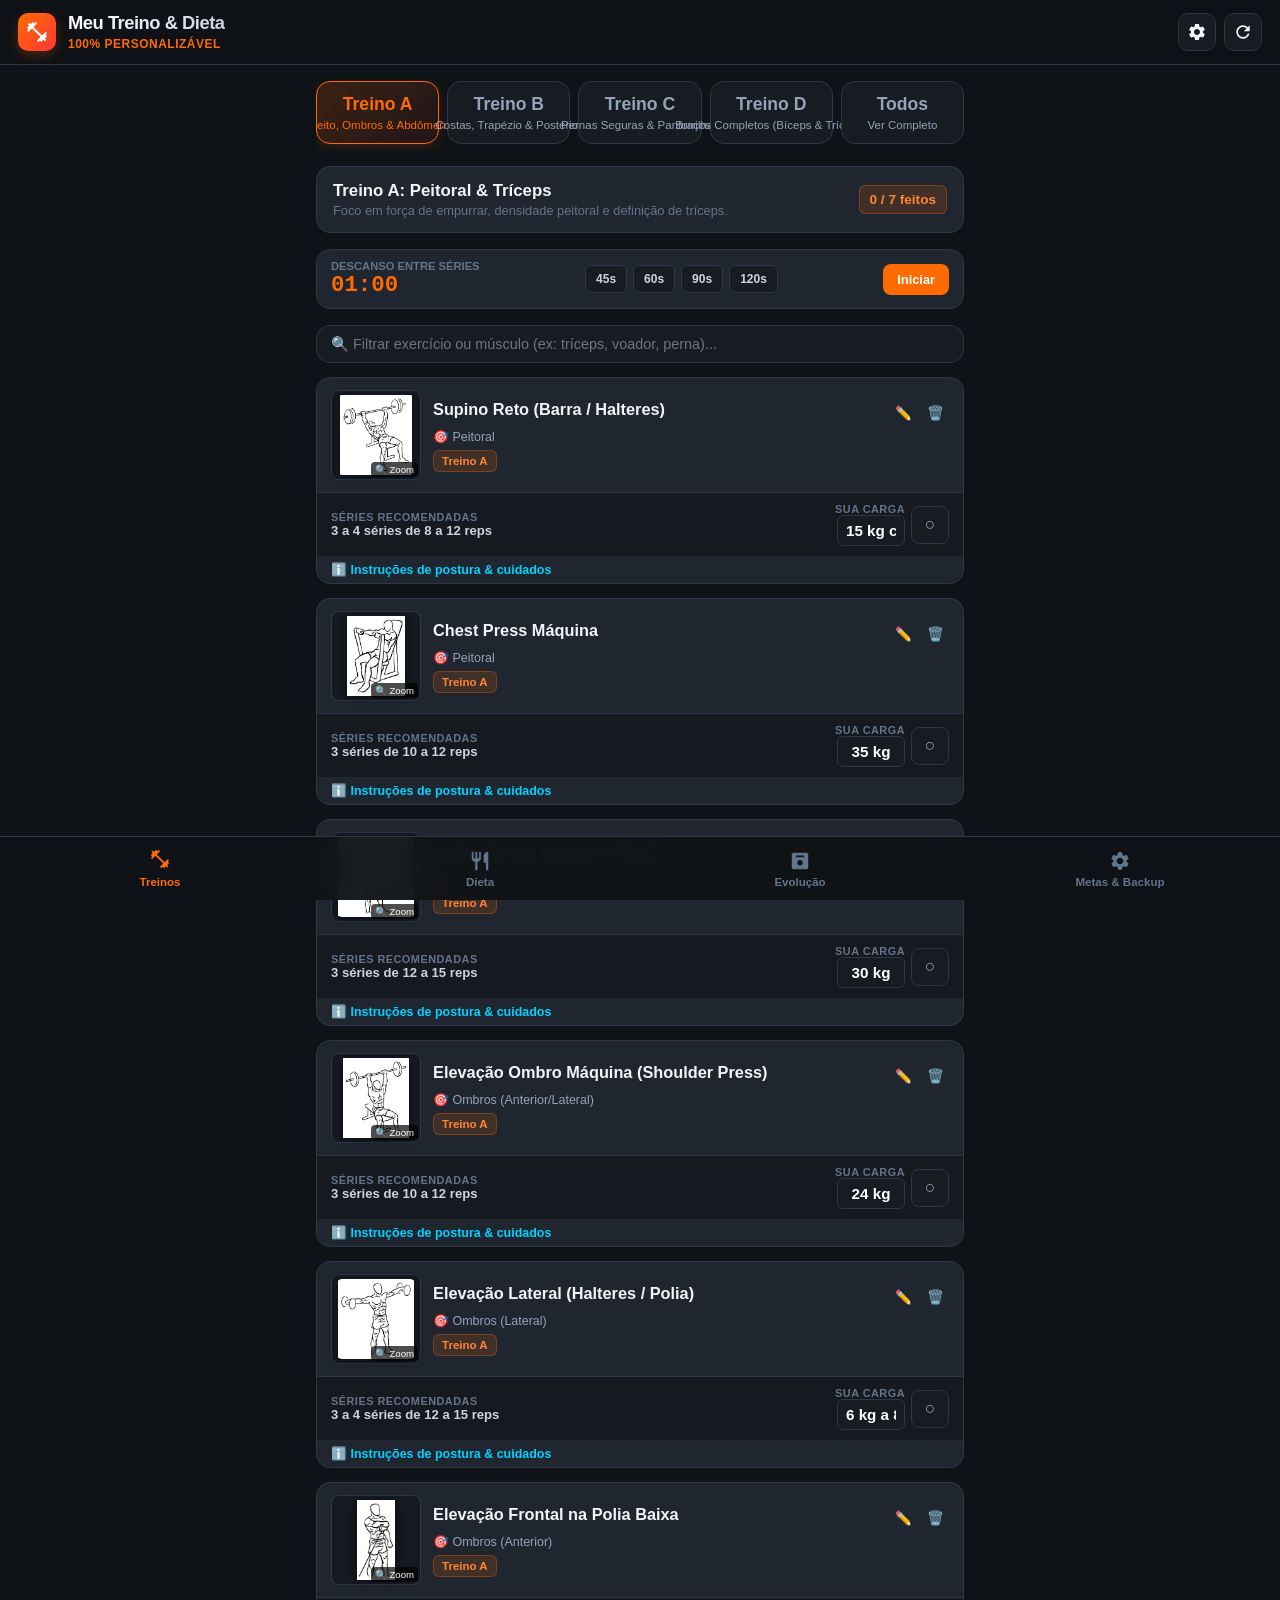
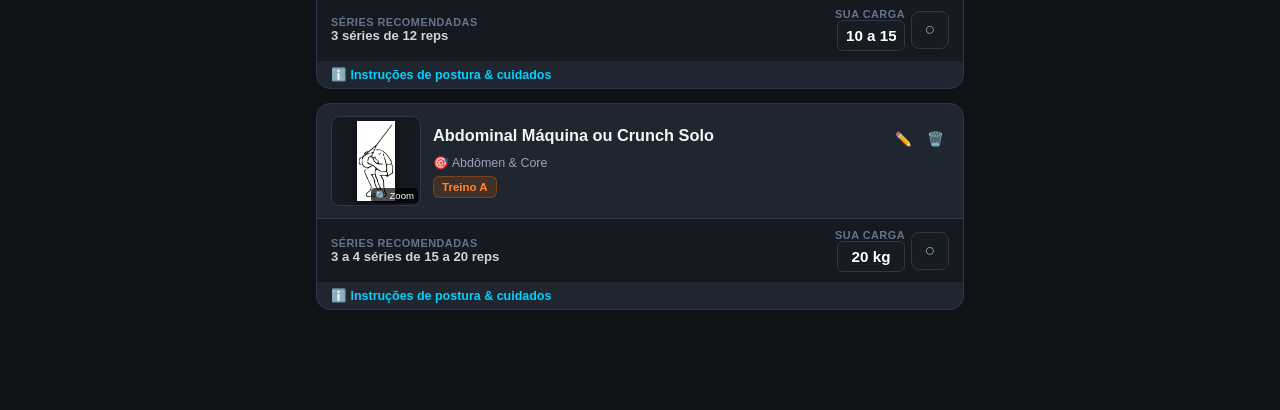
<file: index.html>
<!DOCTYPE html>
<html lang="pt-BR">
<head>
  <meta charset="UTF-8">
  <meta name="viewport" content="width=device-width, initial-scale=1.0, maximum-scale=1.0, user-scalable=no">
  <title>Meu Treino & Dieta - Personalizável</title>
  
  <link rel="manifest" href="manifest.json">
  <meta name="theme-color" content="#0F1216">
  <meta name="mobile-web-app-capable" content="yes">
  <meta name="apple-mobile-web-app-status-bar-style" content="black-translucent">
  <link rel="icon" type="image/svg+xml" href="icon.svg">
  
  <link rel="stylesheet" href="style.css?v=7">
</head>
<body>

  <!-- Top Header Fixo -->
  <header class="app-header">
    <div class="brand">
      <div class="brand-icon" style="width:38px;height:38px;min-width:38px;max-width:38px;overflow:hidden;">
        <svg width="24" height="24" viewBox="0 0 24 24" style="width:24px;height:24px;min-width:24px;fill:white;"><path d="M20.57 14.86L22 13.43L20.57 12L17 15.57L8.43 7L12 3.43L10.57 2L9.14 3.43L7.71 2L5.57 4.14L4.14 2.71L2.71 4.14L4.14 5.57L2 7.71L3.43 9.14L2 10.57L3.43 12L7 8.43L15.57 17L12 20.57L13.43 22L14.86 20.57L16.29 22L18.43 19.86L19.86 21.29L21.29 19.86L19.86 18.43L22 16.29L20.57 14.86Z"/></svg>
      </div>
      <div class="brand-title">
        <h1>Meu Treino & Dieta</h1>
        <span>100% Personalizável</span>
      </div>
    </div>
    <div class="header-actions">
      <button class="btn-icon" onclick="openGoalsModal()" title="Personalizar minhas metas e objetivos">
        <svg width="20" height="20" viewBox="0 0 24 24" fill="currentColor"><path d="M19.14 12.94c.04-.3.06-.61.06-.94 0-.32-.02-.64-.07-.94l2.03-1.58c.18-.14.23-.41.12-.61l-1.92-3.32c-.12-.22-.37-.29-.59-.22l-2.39.96c-.5-.38-1.03-.7-1.62-.94l-.36-2.54c-.04-.24-.24-.41-.48-.41h-3.84c-.24 0-.43.17-.47.41l-.36 2.54c-.59.24-1.13.57-1.62.94l-2.39-.96c-.22-.08-.47 0-.59.22L2.74 8.87c-.12.21-.08.47.12.61l2.03 1.58c-.05.3-.09.63-.09.94s.02.64.07.94l-2.03 1.58c-.18.14-.23.41-.12.61l1.92 3.32c.12.22.37.29.59.22l2.39-.96c.5.38 1.03.7 1.62.94l.36 2.54c.05.24.24.41.48.41h3.84c.24 0 .44-.17.47-.41l.36-2.54c.59-.24 1.13-.56 1.62-.94l2.39.96c.22.08.47 0 .59-.22l1.92-3.32c.12-.22.07-.47-.12-.61l-2.01-1.58zM12 15.6c-1.98 0-3.6-1.62-3.6-3.6s1.62-3.6 3.6-3.6 3.6 1.62 3.6 3.6-1.62 3.6-3.6 3.6z"/></svg>
      </button>
      <button class="btn-icon" onclick="resetWorkoutCheckmarks()" title="Reiniciar checklist de exercícios de hoje">
        <svg width="20" height="20" viewBox="0 0 24 24" fill="currentColor"><path d="M17.65 6.35C16.2 4.9 14.21 4 12 4c-4.42 0-7.99 3.58-7.99 8s3.57 8 7.99 8c3.73 0 6.84-2.55 7.73-6h-2.08c-.82 2.33-3.04 4-5.65 4-3.31 0-6-2.69-6-6s2.69-6 6-6c1.66 0 3.14.69 4.22 1.78L13 11h7V4l-2.35 2.35z"/></svg>
      </button>
    </div>
  </header>

  <main class="main-content">

    <!-- ========================================== -->
    <!-- VIEW 1: TREINOS                            -->
    <!-- ========================================== -->
    <section id="view-workouts" class="view-section active">
      
            <!-- Seletor de Treinos (A, B, C, D, Todos) -->
      <div class="workout-selector">
        <button class="workout-tab-btn active" data-category="A" onclick="switchWorkoutTab('A')">
          <span class="tab-tag">Treino A</span>
          <span class="tab-desc">Peito, Ombros & Abdômen</span>
        </button>
        <button class="workout-tab-btn" data-category="B" onclick="switchWorkoutTab('B')">
          <span class="tab-tag">Treino B</span>
          <span class="tab-desc">Costas, Trapézio & Posterior</span>
        </button>
        <button class="workout-tab-btn" data-category="C" onclick="switchWorkoutTab('C')">
          <span class="tab-tag">Treino C</span>
          <span class="tab-desc">Pernas Seguras & Panturrilhas</span>
        </button>
        <button class="workout-tab-btn" data-category="D" onclick="switchWorkoutTab('D')">
          <span class="tab-tag">Treino D</span>
          <span class="tab-desc">Braços Completos (Bíceps & Tríceps)</span>
        </button>
        <button class="workout-tab-btn" data-category="ALL" onclick="switchWorkoutTab('ALL')">
          <span class="tab-tag">Todos</span>
          <span class="tab-desc">Ver Completo</span>
        </button>
      </div>

      <!-- Resumo do Treino Selecionado -->
      <div class="workout-summary-card" id="workout-summary-content"></div>

      <!-- Cronômetro Rápido de Descanso -->
      <div class="quick-timer-bar">
        <div>
          <span style="font-size:0.7rem; color:var(--text-muted); font-weight:700; display:block;">DESCANSO ENTRE SÉRIES</span>
          <div class="timer-display" id="timer-display-val">01:00</div>
        </div>
        <div class="timer-presets">
          <button class="timer-preset-btn" onclick="setTimerPreset(45)">45s</button>
          <button class="timer-preset-btn" onclick="setTimerPreset(60)">60s</button>
          <button class="timer-preset-btn" onclick="setTimerPreset(90)">90s</button>
          <button class="timer-preset-btn" onclick="setTimerPreset(120)">120s</button>
        </div>
        <button class="timer-btn-action" id="timer-toggle-btn" onclick="toggleTimer()">Iniciar</button>
      </div>

      <!-- Filtro de Busca -->
      <div class="search-filter-box">
        <input type="text" id="search-input" class="search-input" placeholder="🔍 Filtrar exercício ou músculo (ex: tríceps, voador, perna)..." oninput="renderExerciseList()">
      </div>

      <!-- Lista de Exercícios -->
      <div class="exercise-list" id="exercise-list-container"></div>
    </section>

    <!-- ========================================== -->
    <!-- VIEW 2: DIETA & NUTRIÇÃO                   -->
    <!-- ========================================== -->
    <section id="view-nutrition" class="view-section">
      <div class="nutrition-header">
        <div style="display:flex; justify-content:space-between; align-items:center;">
          <div>
            <h2 style="font-size:1.25rem; font-weight:800;">Plano Alimentar Personalizado</h2>
            <p style="font-size:0.8rem; color:var(--text-secondary); margin-top:2px;">
              Ajustado conforme suas metas de calorias e macros
            </p>
          </div>
          <button class="btn-card-small" style="background:var(--bg-secondary); color:#fff; width:34px; height:34px;" onclick="openGoalsModal()" title="Editar metas de macros">⚙️</button>
        </div>

        <div class="macro-ring-container">
          <div class="macro-box calories">
            <div class="macro-name">Calorias</div>
            <div class="macro-val" id="macro-calories-val">2.650</div>
          </div>
          <div class="macro-box protein">
            <div class="macro-name">Proteína</div>
            <div class="macro-val" id="macro-protein-val">145g</div>
          </div>
          <div class="macro-box carbs">
            <div class="macro-name">Carboidratos</div>
            <div class="macro-val" id="macro-carbs-val">330g</div>
          </div>
          <div class="macro-box fats">
            <div class="macro-name">Gorduras</div>
            <div class="macro-val" id="macro-fats-val">65g</div>
          </div>
        </div>
      </div>

      <!-- Contador de Água Interativo -->
      <div class="water-card">
        <div class="water-info">
          <h4>💧 Hidratação Diária</h4>
          <p id="water-count">0 ml / 3.000 ml</p>
        </div>
        <div class="water-controls">
          <button class="btn-water" onclick="addWater(250)" title="Adicionar 250ml">+250ml</button>
          <button class="btn-water" onclick="addWater(500)" title="Adicionar 500ml">+500ml</button>
          <button class="btn-icon" style="height:34px; width:34px;" onclick="resetWater()" title="Zerar água do dia">↺</button>
        </div>
      </div>

      <!-- Refeições Diárias -->
      <div id="nutrition-meals-container"></div>
    </section>

    <!-- ========================================== -->
    <!-- VIEW 3: EVOLUÇÃO E METAS DE PESO           -->
    <!-- ========================================== -->
    <section id="view-progress" class="view-section">
      <div class="progress-card">
        <div style="display:flex; justify-content:space-between; align-items:center;">
          <h2 style="font-size:1.2rem; font-weight:800;">Evolução de Peso Corporal</h2>
          <button class="btn-secondary-action" style="padding:6px 10px; font-size:0.75rem;" onclick="openGoalsModal()">
            ð¯ Alterar Metas
          </button>
        </div>
        <p style="font-size:0.8rem; color:var(--text-secondary); margin-top:4px;">
          Foco em ganho limpo e definição muscular constante.
        </p>

        <div style="display:flex; justify-content:space-between; align-items:baseline; margin-top:16px;">
          <div>
            <span style="font-size:0.75rem; color:var(--text-muted);">PESO INICIAL</span>
            <div style="font-size:1.1rem; font-weight:700;" id="start-weight-val">69.0 kg</div>
          </div>
          <div style="text-align:center;">
            <span style="font-size:0.75rem; color:var(--accent-primary); font-weight:700;">PESO ATUAL</span>
            <div style="font-size:1.6rem; font-weight:900; color:var(--accent-primary);" id="current-weight-val">69.0 kg</div>
          </div>
          <div style="text-align:right;">
            <span style="font-size:0.75rem; color:var(--text-muted);">SUA META</span>
            <div style="font-size:1.1rem; font-weight:700;" id="target-weight-val">75.0 kg</div>
          </div>
        </div>

        <div class="progress-bar-wrap">
          <div class="progress-bar-fill" id="weight-progress-fill" style="width: 5%;"></div>
        </div>
        <div style="font-size:0.75rem; color:var(--text-muted); text-align:right;" id="weight-percent-text">
          0% concluído
        </div>

        <div style="margin-top:20px; border-top:1px solid var(--border-color); padding-top:14px;">
          <h4 style="font-size:0.9rem; margin-bottom:8px;">Registrar Nova Pesagem</h4>
          <div class="weight-inputs">
            <input type="number" step="0.1" id="new-weight-input" placeholder="Ex: 69.8">
            <button class="btn-add-weight" onclick="addNewWeight()">Salvar Peso</button>
          </div>
        </div>

        <div style="margin-top:20px;">
          <h4 style="font-size:0.85rem; color:var(--text-muted); text-transform:uppercase;">Histórico de Pesagens</h4>
          <div class="weight-history-list" id="weight-history-list"></div>
        </div>
      </div>
    </section>

    <!-- ========================================== -->
    <!-- VIEW 4: PERFIL, METAS & BACKUP             -->
    <!-- ========================================== -->
    <section id="view-settings" class="view-section">
      <div class="progress-card">
        <h2 style="font-size:1.25rem; font-weight:800; color:var(--accent-primary); margin-bottom:6px;">Personalização & Backup</h2>
        <p style="font-size:0.82rem; color:var(--text-secondary); margin-bottom:16px;">
          Personalize todos os seus objetivos e faça backup dos seus dados para nunca perder nada.
        </p>

        <div class="settings-section-card">
          <div class="settings-section-title">🎯 Ajustar Meus Objetivos e Metas</div>
          <p style="font-size:0.82rem; color:#CBD5E1; margin-bottom:12px; line-height:1.4;">
            Você pode alterar o peso alvo (ex: subir a meta para 78kg ou ajustar calorias e macros quando o nutricionista passar novas orientações).
          </p>
          <button class="btn-primary-action" onclick="openGoalsModal()">
            Editar Minhas Metas & Perfil
          </button>
        </div>

        <div class="settings-section-card">
          <div class="settings-section-title">💾 Backup dos Seus Treinos e Histórico</div>
          <p style="font-size:0.82rem; color:#CBD5E1; margin-bottom:12px; line-height:1.4;">
            Salve todos os seus exercícios customizados, histórico de pesos e cargas em um arquivo de backup para restaurar quando quiser.
          </p>
          <div style="display:flex; gap:8px;">
            <button class="btn-secondary-action" style="flex:1;" onclick="exportBackup()">
              â¬ï¸ Baixar Backup
            </button>
            <button class="btn-secondary-action" style="flex:1;" onclick="triggerImportBackup()">
              â¬ï¸ Restaurar Backup
            </button>
            <input type="file" id="backup-file-input" style="display:none;" accept=".json" onchange="handleImportBackup(event)">
          </div>
        </div>

                <div class="settings-section-card">
          <div class="settings-section-title">ð Restaurar Treino Oficial (4 Dias)</div>
          <p style="font-size:0.82rem; color:#CBD5E1; margin-bottom:12px; line-height:1.4;">
            Restaura a divisÃ£o equilibrada oficial de 4 dias (A, B, C, D) com todos os 30 exercÃ­cios ilustrados e sem repetiÃ§Ãµes no mesmo dia. Suas cargas salvas serÃ£o mantidas!
          </p>
          <button class="btn-secondary-action" style="width:100%; border-color:var(--accent-primary); color:var(--accent-primary);" onclick="resetToDefault4DayPlan()">
            Carregar DivisÃ£o Oficial de 4 Dias (ABCD)
          </button>
        </div>
<div class="settings-section-card">
          <div class="settings-section-title">ð¡ Dica de Atalho no Celular</div>
          <p style="font-size:0.82rem; color:#CBD5E1; line-height:1.4;">
            Para ter o ícone na tela do seu celular, abra <code>https://nilton-lysardo.github.io/meu-treino/</code> no Chrome, toque nos 3 pontinhos e selecione <strong>"Instalar aplicativo"</strong> ou <strong>"Adicionar à tela inicial"</strong>.
          </p>
        </div>
      </div>
    </section>

  </main>

  <!-- MODAL 1: FORMULÁRIO DE ADICIONAR / EDITAR EXERCÍCIO -->
  <div class="modal-overlay" id="exercise-form-modal" onclick="closeExerciseFormModal()">
    <div class="modal-content" onclick="event.stopPropagation()">
      <button class="modal-close-btn" onclick="closeExerciseFormModal()">&times;</button>
      <h3 id="form-modal-title" style="font-size:1.15rem; font-weight:800; margin-bottom:14px; color:var(--accent-primary);"></h3>
      
      <form onsubmit="saveExerciseFromForm(event)">
        <input type="hidden" id="form-exercise-id">

        <div class="form-group">
          <label class="form-label">Nome do Exercício</label>
          <input type="text" id="form-exercise-name" class="form-input" placeholder="Ex: Tríceps Testa na Barra W" required>
        </div>

        <div class="form-row">
          <div class="form-group">
            <label class="form-label">Treino</label>
            <select id="form-exercise-category" class="form-select">
              <option value="A">Treino A (Peitoral, Ombros & Abdômen)</option>
              <option value="B">Treino B (Costas, Trapézio & Posterior)</option>
              <option value="C">Treino C (Pernas Seguras & Panturrilhas)</option>
              <option value="D">Treino D (Braços Completos - Bíceps & Tríceps)</option>
            </select>
          </div>
          <div class="form-group">
            <label class="form-label">Músculo Alvo</label>
            <select id="form-exercise-group" class="form-select">
              <option value="Peitoral">Peitoral</option>
              <option value="Costas">Costas</option>
              <option value="Ombros">Ombros</option>
              <option value="Bíceps">Bíceps</option>
              <option value="Tríceps">Tríceps</option>
              <option value="Pernas">Pernas</option>
              <option value="Abdômen & Core">Abdômen & Core</option>
              <option value="Panturrilhas">Panturrilhas</option>
              <option value="Outro">Outro</option>
            </select>
          </div>
        </div>

        <div class="form-row">
          <div class="form-group">
            <label class="form-label">Carga Inicial</label>
            <input type="text" id="form-exercise-weight" class="form-input" placeholder="Ex: 20 kg">
          </div>
          <div class="form-group">
            <label class="form-label">Séries & Repetições</label>
            <input type="text" id="form-exercise-sets" class="form-input" placeholder="Ex: 3x 10 a 12 reps">
          </div>
        </div>

        <div class="form-group">
          <label class="form-label">Ilustração / Tipo de Aparelho</label>
          <select id="form-exercise-icon" class="form-select">
            <option value="generic_gym">🏋️ Halter Genérico</option>
            <option value="bench_press">Supino / Barra</option>
            <option value="chest_press">Chest Press Máquina</option>
            <option value="peck_deck">Voador / Peck Deck</option>
            <option value="shoulder_press">Shoulder Press / Ombros</option>
            <option value="lateral_raise">ElevaÃ§Ã£o Lateral</option>
            <option value="abducao_horizontal_ombro_polia">AbduÃ§Ã£o Horizontal na Polia</option>
            <option value="lat_pulldown">Puxada Alta (Lat Pulldown)</option>
            <option value="seated_row">Remada Sentada</option>
            <option value="biceps_curl">Rosca Bíceps</option>
            <option value="hammer_curl">Rosca Martelo</option>
            <option value="triceps_pulley">Tríceps Polia / Corda</option>
            <option value="triceps_machine">Tríceps Máquina</option>
            <option value="leg_press">Leg Press (Apoio seguro)</option>
            <option value="leg_extension">Cadeira Extensora</option>
            <option value="leg_curl">Cadeira Flexora</option>
            <option value="abductor">Cadeira Abdutora</option>
            <option value="calf_raise">Panturrilha Sentado</option>
            <option value="abs_machine">Abdominal / Core</option>
          </select>
        </div>

        <div class="form-group">
          <label class="form-label">Dicas de Postura & Execução</label>
          <textarea id="form-exercise-tip" class="form-textarea" placeholder="Descreva como executar com boa forma..."></textarea>
        </div>

        <div class="form-group">
          <label class="form-label">Cuidados Anatômicos (Opcional)</label>
          <input type="text" id="form-exercise-caution" class="form-input" placeholder="Ex: Cuidado com os cotovelos...">
        </div>

        <button type="submit" class="btn-form-save">Salvar Exercício</button>
      </form>
    </div>
  </div>

  <!-- MODAL 2: FORMULÁRIO DE METAS & PERFIL -->
  <div class="modal-overlay" id="goals-modal" onclick="closeGoalsModal()">
    <div class="modal-content" onclick="event.stopPropagation()">
      <button class="modal-close-btn" onclick="closeGoalsModal()">&times;</button>
      <h3 style="font-size:1.15rem; font-weight:800; margin-bottom:14px; color:var(--accent-primary);">Personalizar Meus Objetivos</h3>

      <form onsubmit="saveGoalsFromForm(event)">
        <div class="form-row">
          <div class="form-group">
            <label class="form-label">Peso Inicial (kg)</label>
            <input type="number" step="0.1" id="goal-start-weight" class="form-input" required>
          </div>
          <div class="form-group">
            <label class="form-label">Meta de Peso (kg)</label>
            <input type="number" step="0.1" id="goal-target-weight" class="form-input" required>
          </div>
        </div>

        <div class="form-group">
          <label class="form-label">Meta Diária de Calorias (kcal)</label>
          <input type="number" id="goal-calories" class="form-input" placeholder="2650" required>
        </div>

        <div class="form-row">
          <div class="form-group">
            <label class="form-label">Proteína (g)</label>
            <input type="number" id="goal-protein" class="form-input" placeholder="145" required>
          </div>
          <div class="form-group">
            <label class="form-label">Carboidratos (g)</label>
            <input type="number" id="goal-carbs" class="form-input" placeholder="330" required>
          </div>
          <div class="form-group">
            <label class="form-label">Gorduras (g)</label>
            <input type="number" id="goal-fats" class="form-input" placeholder="65" required>
          </div>
        </div>

        <div class="form-group">
          <label class="form-label">Meta Diária de Água (ml)</label>
          <input type="number" step="100" id="goal-water" class="form-input" placeholder="3000" required>
        </div>

        <button type="submit" class="btn-form-save">Atualizar Metas</button>
      </form>
    </div>
  </div>

  <!-- MODAL 3: ZOOM DE DETALHES DO EXERCÍCIO -->
  <div class="modal-overlay" id="exercise-modal" onclick="closeExerciseModal()">
    <div class="modal-content" onclick="event.stopPropagation()">
      <button class="modal-close-btn" onclick="closeExerciseModal()">&times;</button>
      <h3 id="modal-title" style="font-size:1.15rem; font-weight:800; padding-right:30px;"></h3>
      <div class="modal-img-container" id="modal-img"></div>
      <div id="modal-desc"></div>
    </div>
  </div>

  <!-- Barra de Navegação Inferior (Bottom Bar) -->
  <nav class="bottom-nav">
    <button class="nav-item active" data-tab="workouts" onclick="navigateToTab('workouts')">
      <svg viewBox="0 0 24 24"><path d="M20.57 14.86L22 13.43L20.57 12L17 15.57L8.43 7L12 3.43L10.57 2L9.14 3.43L7.71 2L5.57 4.14L4.14 2.71L2.71 4.14L4.14 5.57L2 7.71L3.43 9.14L2 10.57L3.43 12L7 8.43L15.57 17L12 20.57L13.43 22L14.86 20.57L16.29 22L18.43 19.86L19.86 21.29L21.29 19.86L19.86 18.43L22 16.29L20.57 14.86Z"/></svg>
      <span>Treinos</span>
    </button>
    <button class="nav-item" data-tab="nutrition" onclick="navigateToTab('nutrition')">
      <svg viewBox="0 0 24 24"><path d="M11 9H9V2H7v7H5V2H3v7c0 2.12 1.66 3.84 3.75 3.97V22h2.5v-9.03C11.34 12.84 13 11.12 13 9V2h-2v7zm5-3v8h2.5v8H21V2c-2.76 0-5 2.24-5 4z"/></svg>
      <span>Dieta</span>
    </button>
    <button class="nav-item" data-tab="progress" onclick="navigateToTab('progress')">
      <svg viewBox="0 0 24 24"><path d="M19 3H5c-1.1 0-2 .9-2 2v14c0 1.1.9 2 2 2h14c1.1 0 2-.9 2-2V5c0-1.1-.9-2-2-2zm-7 14c-1.66 0-3-1.34-3-3s1.34-3 3-3 3 1.34 3 3-1.34 3-3 3zm4.5-9H7.5V6h9v2z"/></svg>
      <span>Evolução</span>
    </button>
    <button class="nav-item" data-tab="settings" onclick="navigateToTab('settings')">
      <svg viewBox="0 0 24 24"><path d="M19.14 12.94c.04-.3.06-.61.06-.94 0-.32-.02-.64-.07-.94l2.03-1.58c.18-.14.23-.41.12-.61l-1.92-3.32c-.12-.22-.37-.29-.59-.22l-2.39.96c-.5-.38-1.03-.7-1.62-.94l-.36-2.54c-.04-.24-.24-.41-.48-.41h-3.84c-.24 0-.43.17-.47.41l-.36 2.54c-.59.24-1.13.57-1.62.94l-2.39-.96c-.22-.08-.47 0-.59.22L2.74 8.87c-.12.21-.08.47.12.61l2.03 1.58c-.05.3-.09.63-.09.94s.02.64.07.94l-2.03 1.58c-.18.14-.23.41-.12.61l1.92 3.32c.12.22.37.29.59.22l2.39-.96c.5.38 1.03.7 1.62.94l.36 2.54c.05.24.24.41.48.41h3.84c.24 0 .44-.17.47-.41l.36-2.54c.59-.24 1.13-.56 1.62-.94l2.39.96c.22.08.47 0 .59-.22l1.92-3.32c.12-.22.07-.47-.12-.61l-2.01-1.58zM12 15.6c-1.98 0-3.6-1.62-3.6-3.6s1.62-3.6 3.6-3.6 3.6 1.62 3.6 3.6-1.62 3.6-3.6 3.6z"/></svg>
      <span>Metas & Backup</span>
    </button>
  </nav>

  <script src="app.js?v=7"></script>
</body>
</html>
</file>
<file: style.css>
:root {
  --bg-primary: #0F1216;
  --bg-secondary: #171B22;
  --bg-card: #202630;
  --bg-card-hover: #29303D;
  --text-primary: #F1F5F9;
  --text-secondary: #94A3B8;
  --text-muted: #64748B;
  --accent-primary: #FF6B00;
  --accent-hover: #FF8533;
  --accent-glow: rgba(255, 107, 0, 0.25);
  --accent-blue: #00D2FF;
  --accent-green: #10B981;
  --accent-yellow: #F59E0B;
  --accent-red: #EF4444;
  --border-color: #2D3748;
  --radius-sm: 8px;
  --radius-md: 14px;
  --radius-lg: 20px;
  --font-family: -apple-system, BlinkMacSystemFont, "Segoe UI", Roboto, Helvetica, Arial, sans-serif;
  --bottom-bar-height: 64px;
  --safe-bottom: env(safe-area-inset-bottom, 0px);
}

* {
  margin: 0;
  padding: 0;
  box-sizing: border-box;
  -webkit-tap-highlight-color: transparent;
  user-select: none;
}

input, textarea, button {
  user-select: auto;
}

body {
  background-color: var(--bg-primary);
  color: var(--text-primary);
  font-family: var(--font-family);
  min-height: 100vh;
  padding-bottom: calc(var(--bottom-bar-height) + var(--safe-bottom) + 20px);
  overflow-x: hidden;
  -webkit-font-smoothing: antialiased;
}

/* Header Superior Fixo */
header.app-header {
  position: sticky;
  top: 0;
  z-index: 100;
  background: rgba(15, 18, 22, 0.92);
  backdrop-filter: blur(12px);
  -webkit-backdrop-filter: blur(12px);
  border-bottom: 1px solid var(--border-color);
  padding: 12px 18px;
  display: flex;
  align-items: center;
  justify-content: space-between;
}

.brand {
  display: flex;
  align-items: center;
  gap: 12px;
}

.brand-icon {
  width: 38px;
  height: 38px;
  border-radius: 10px;
  background: linear-gradient(135deg, var(--accent-primary), #FF3838);
  display: flex;
  align-items: center;
  justify-content: center;
  box-shadow: 0 4px 12px var(--accent-glow);
}

.brand-icon svg {
  width: 22px;
  height: 22px;
  fill: #fff;
}

.brand-title h1 {
  font-size: 1.15rem;
  font-weight: 800;
  letter-spacing: -0.5px;
  background: linear-gradient(to right, #FFF, #CBD5E1);
  -webkit-background-clip: text;
  -webkit-text-fill-color: transparent;
}

.brand-title span {
  font-size: 0.75rem;
  color: var(--accent-primary);
  font-weight: 600;
  text-transform: uppercase;
  letter-spacing: 0.5px;
}

.header-actions {
  display: flex;
  align-items: center;
  gap: 8px;
}

.btn-icon {
  background: var(--bg-secondary);
  border: 1px solid var(--border-color);
  color: var(--text-primary);
  width: 38px;
  height: 38px;
  border-radius: 10px;
  display: flex;
  align-items: center;
  justify-content: center;
  cursor: pointer;
  transition: all 0.2s;
}

.btn-icon:active {
  transform: scale(0.92);
  background: var(--bg-card);
}

/* Notificação Banner de PWA / Instalação */
.install-banner {
  background: linear-gradient(90deg, #1A2634, #1E232A);
  border-bottom: 1px solid #2B394A;
  padding: 10px 16px;
  display: flex;
  align-items: center;
  justify-content: space-between;
  gap: 12px;
  font-size: 0.85rem;
}

.install-banner .install-btn {
  background: var(--accent-primary);
  color: white;
  border: none;
  padding: 6px 14px;
  border-radius: 6px;
  font-weight: 700;
  font-size: 0.8rem;
  cursor: pointer;
  white-space: nowrap;
}

/* Container Principal */
.main-content {
  max-width: 680px;
  margin: 0 auto;
  padding: 16px;
}

/* Tabs e Seções */
.view-section {
  display: none;
  animation: fadeIn 0.25s ease-in-out;
}

.view-section.active {
  display: block;
}

@keyframes fadeIn {
  from { opacity: 0; transform: translateY(6px); }
  to { opacity: 1; transform: translateY(0); }
}

/* Seletor de Treinos (A, B, C, Todos) */
.workout-selector {
  display: flex;
  gap: 8px;
  overflow-x: auto;
  padding-bottom: 6px;
  margin-bottom: 16px;
  scrollbar-width: none;
}
.workout-selector::-webkit-scrollbar { display: none; }

.workout-tab-btn {
  flex: 1;
  min-width: 100px;
  padding: 12px 14px;
  background: var(--bg-secondary);
  border: 1px solid var(--border-color);
  border-radius: var(--radius-md);
  color: var(--text-secondary);
  font-weight: 700;
  text-align: center;
  cursor: pointer;
  display: flex;
  flex-direction: column;
  align-items: center;
  gap: 4px;
  transition: all 0.2s ease;
}

.workout-tab-btn span.tab-tag {
  font-size: 1.1rem;
  font-weight: 900;
}

.workout-tab-btn span.tab-desc {
  font-size: 0.72rem;
  font-weight: 500;
  white-space: nowrap;
}

.workout-tab-btn.active {
  background: linear-gradient(135deg, rgba(255,107,0,0.18), rgba(255,56,56,0.08));
  border-color: var(--accent-primary);
  color: var(--accent-primary);
  box-shadow: 0 4px 14px rgba(255, 107, 0, 0.15);
}

/* Card de Alerta Especial / Adaptação Pólio */
.special-alert-card {
  background: linear-gradient(135deg, #1C271F, #121A16);
  border: 1px solid #1E4620;
  border-left: 5px solid var(--accent-green);
  border-radius: var(--radius-md);
  padding: 14px 16px;
  margin-bottom: 16px;
  display: flex;
  gap: 12px;
  align-items: flex-start;
}

.special-alert-card .alert-icon {
  font-size: 1.4rem;
  line-height: 1;
}

.special-alert-card h4 {
  font-size: 0.95rem;
  color: #4ADE80;
  margin-bottom: 4px;
}

.special-alert-card p {
  font-size: 0.82rem;
  color: #CBD5E1;
  line-height: 1.4;
}

/* Card de Resumo do Treino */
.workout-summary-card {
  background: var(--bg-card);
  border: 1px solid var(--border-color);
  border-radius: var(--radius-md);
  padding: 14px 16px;
  margin-bottom: 16px;
  display: flex;
  justify-content: space-between;
  align-items: center;
}

.workout-summary-card .info-title {
  font-size: 1.05rem;
  font-weight: 800;
  color: var(--text-primary);
}

.workout-summary-card .info-sub {
  font-size: 0.8rem;
  color: var(--text-muted);
  margin-top: 2px;
}

.workout-badges {
  display: flex;
  gap: 6px;
  flex-wrap: wrap;
}

.badge {
  display: inline-flex;
  align-items: center;
  gap: 4px;
  padding: 4px 8px;
  border-radius: 6px;
  font-size: 0.72rem;
  font-weight: 700;
}
.badge-orange { background: rgba(255,107,0,0.15); color: #FF8533; border: 1px solid rgba(255,107,0,0.3); }
.badge-cyan { background: rgba(0,210,255,0.15); color: #00D2FF; border: 1px solid rgba(0,210,255,0.3); }
.badge-green { background: rgba(16,185,129,0.15); color: #34D399; border: 1px solid rgba(16,185,129,0.3); }
.badge-purple { background: rgba(168,85,247,0.15); color: #C084FC; border: 1px solid rgba(168,85,247,0.3); }
.badge-new { background: rgba(245,158,11,0.2); color: #FBBF24; border: 1px solid rgba(245,158,11,0.4); }

/* Filtro de busca */
.search-filter-box {
  margin-bottom: 14px;
  display: flex;
  gap: 8px;
}

.search-input {
  flex: 1;
  background: var(--bg-secondary);
  border: 1px solid var(--border-color);
  border-radius: var(--radius-md);
  padding: 10px 14px;
  color: #fff;
  font-size: 0.9rem;
  outline: none;
}
.search-input:focus {
  border-color: var(--accent-primary);
}

/* Lista de Exercícios */
.exercise-list {
  display: flex;
  flex-direction: column;
  gap: 14px;
}

.exercise-card {
  background: var(--bg-card);
  border: 1px solid var(--border-color);
  border-radius: var(--radius-md);
  overflow: hidden;
  transition: transform 0.15s, border-color 0.2s;
  position: relative;
}

.exercise-card.completed {
  border-color: var(--accent-green);
  opacity: 0.85;
}

.exercise-card.completed::before {
  content: "✓ CONCLUÍDO";
  position: absolute;
  top: 8px;
  right: 8px;
  background: var(--accent-green);
  color: #000;
  font-size: 0.65rem;
  font-weight: 900;
  padding: 2px 6px;
  border-radius: 4px;
  z-index: 2;
}

.exercise-header {
  display: flex;
  padding: 12px 14px;
  gap: 12px;
  align-items: center;
}

.exercise-thumb {
  width: 90px;
  height: 90px;
  min-width: 90px;
  border-radius: var(--radius-sm);
  background: #151920;
  border: 1px solid var(--border-color);
  display: flex;
  align-items: center;
  justify-content: center;
  padding: 4px;
  cursor: pointer;
  position: relative;
}

.exercise-thumb svg {
  width: 100%;
  height: 100%;
  object-fit: contain;
}

.exercise-thumb-zoom {
  position: absolute;
  bottom: 2px;
  right: 2px;
  background: rgba(0,0,0,0.7);
  border-radius: 4px;
  padding: 2px 4px;
  font-size: 0.6rem;
  color: #fff;
}

.exercise-info {
  flex: 1;
}

.exercise-title-row {
  display: flex;
  align-items: flex-start;
  justify-content: space-between;
  gap: 6px;
}

.exercise-title {
  font-size: 1.02rem;
  font-weight: 700;
  color: var(--text-primary);
  line-height: 1.3;
}

.exercise-target {
  font-size: 0.78rem;
  color: var(--text-secondary);
  margin-top: 2px;
}

.exercise-tags {
  display: flex;
  gap: 4px;
  margin-top: 6px;
  flex-wrap: wrap;
}

/* Área de Carga e Séries */
.exercise-metrics {
  background: rgba(15, 18, 22, 0.6);
  padding: 10px 14px;
  border-top: 1px solid var(--border-color);
  display: flex;
  justify-content: space-between;
  align-items: center;
  gap: 8px;
}

.metric-item {
  display: flex;
  flex-direction: column;
}

.metric-label {
  font-size: 0.68rem;
  text-transform: uppercase;
  color: var(--text-muted);
  font-weight: 700;
  letter-spacing: 0.5px;
}

.metric-value {
  font-size: 0.95rem;
  font-weight: 800;
  color: var(--accent-primary);
}

.metric-input-wrap {
  display: flex;
  align-items: center;
  gap: 6px;
}

.metric-input {
  width: 68px;
  background: var(--bg-secondary);
  border: 1px solid var(--border-color);
  color: #fff;
  font-weight: 800;
  font-size: 0.95rem;
  padding: 6px 8px;
  border-radius: 6px;
  text-align: center;
  outline: none;
}
.metric-input:focus {
  border-color: var(--accent-primary);
}

.btn-check-set {
  background: var(--bg-secondary);
  border: 1px solid var(--border-color);
  color: var(--text-secondary);
  width: 38px;
  height: 38px;
  border-radius: 8px;
  display: flex;
  align-items: center;
  justify-content: center;
  cursor: pointer;
  font-size: 1.1rem;
  transition: all 0.2s;
}

.btn-check-set.checked {
  background: var(--accent-green);
  border-color: var(--accent-green);
  color: #000;
  font-weight: 900;
}

.exercise-details-toggle {
  background: transparent;
  border: none;
  color: var(--accent-blue);
  font-size: 0.78rem;
  font-weight: 600;
  cursor: pointer;
  padding: 6px 14px;
  display: flex;
  align-items: center;
  gap: 4px;
}

.exercise-expandable-info {
  display: none;
  padding: 10px 14px 14px;
  background: rgba(15, 18, 22, 0.4);
  border-top: 1px dashed var(--border-color);
  font-size: 0.82rem;
  color: var(--text-secondary);
  line-height: 1.45;
}

.exercise-expandable-info.open {
  display: block;
}

.exercise-tip-box {
  background: rgba(0, 210, 255, 0.08);
  border-left: 3px solid var(--accent-blue);
  padding: 8px 10px;
  border-radius: 4px;
  margin-top: 8px;
  color: #BAE6FD;
}

.exercise-caution-box {
  background: rgba(245, 158, 11, 0.1);
  border-left: 3px solid var(--accent-yellow);
  padding: 8px 10px;
  border-radius: 4px;
  margin-top: 8px;
  color: #FDE68A;
}

/* Bottom Bar Fixa para Celular */
nav.bottom-nav {
  position: fixed;
  bottom: 0;
  left: 0;
  right: 0;
  height: calc(var(--bottom-bar-height) + var(--safe-bottom));
  padding-bottom: var(--safe-bottom);
  background: rgba(15, 18, 22, 0.95);
  backdrop-filter: blur(14px);
  -webkit-backdrop-filter: blur(14px);
  border-top: 1px solid var(--border-color);
  display: flex;
  justify-content: space-around;
  align-items: center;
  z-index: 1000;
}

.nav-item {
  flex: 1;
  display: flex;
  flex-direction: column;
  align-items: center;
  justify-content: center;
  color: var(--text-muted);
  text-decoration: none;
  padding: 8px 0;
  font-size: 0.72rem;
  font-weight: 700;
  gap: 4px;
  cursor: pointer;
  transition: all 0.2s;
  background: none;
  border: none;
}

.nav-item svg {
  width: 22px;
  height: 22px;
  fill: currentColor;
  transition: transform 0.2s;
}

.nav-item.active {
  color: var(--accent-primary);
}

.nav-item.active svg {
  transform: translateY(-2px);
  fill: var(--accent-primary);
}

/* Cronômetro Flutuante / Barra Rápida */
.quick-timer-bar {
  background: var(--bg-card);
  border: 1px solid var(--border-color);
  border-radius: var(--radius-md);
  padding: 10px 14px;
  margin-bottom: 16px;
  display: flex;
  align-items: center;
  justify-content: space-between;
  gap: 10px;
}

.timer-display {
  font-family: monospace;
  font-size: 1.4rem;
  font-weight: 900;
  color: var(--accent-primary);
}

.timer-presets {
  display: flex;
  gap: 6px;
}

.timer-preset-btn {
  background: var(--bg-secondary);
  border: 1px solid var(--border-color);
  color: #CBD5E1;
  padding: 6px 10px;
  border-radius: 6px;
  font-size: 0.75rem;
  font-weight: 700;
  cursor: pointer;
}
.timer-preset-btn:active {
  background: var(--accent-primary);
  color: #fff;
}

.timer-btn-action {
  background: var(--accent-primary);
  color: white;
  border: none;
  padding: 8px 14px;
  border-radius: 8px;
  font-weight: 800;
  font-size: 0.8rem;
  cursor: pointer;
}

/* Estilos da Aba de Dieta */
.nutrition-header {
  background: linear-gradient(135deg, #1E293B, #0F172A);
  border: 1px solid var(--border-color);
  border-radius: var(--radius-lg);
  padding: 18px;
  margin-bottom: 18px;
}

.macro-ring-container {
  display: grid;
  grid-template-columns: repeat(4, 1fr);
  gap: 8px;
  margin-top: 14px;
}

.macro-box {
  background: var(--bg-secondary);
  border: 1px solid var(--border-color);
  border-radius: var(--radius-sm);
  padding: 10px 6px;
  text-align: center;
}

.macro-box .macro-name {
  font-size: 0.68rem;
  color: var(--text-muted);
  font-weight: 700;
  text-transform: uppercase;
}

.macro-box .macro-val {
  font-size: 1.05rem;
  font-weight: 900;
  color: var(--text-primary);
  margin-top: 2px;
}

.macro-box.calories .macro-val { color: var(--accent-primary); }
.macro-box.protein .macro-val { color: #00D2FF; }
.macro-box.carbs .macro-val { color: #F59E0B; }
.macro-box.fats .macro-val { color: #10B981; }

.meal-card {
  background: var(--bg-card);
  border: 1px solid var(--border-color);
  border-radius: var(--radius-md);
  margin-bottom: 14px;
  overflow: hidden;
}

.meal-header {
  background: rgba(15, 18, 22, 0.4);
  padding: 12px 16px;
  display: flex;
  justify-content: space-between;
  align-items: center;
  border-bottom: 1px solid var(--border-color);
}

.meal-title {
  font-size: 0.95rem;
  font-weight: 800;
  display: flex;
  align-items: center;
  gap: 8px;
}

.meal-time {
  font-size: 0.75rem;
  color: var(--text-muted);
  font-weight: 600;
}

.meal-body {
  padding: 14px 16px;
}

.food-item {
  display: flex;
  justify-content: space-between;
  align-items: center;
  padding: 6px 0;
  font-size: 0.85rem;
  border-bottom: 1px solid rgba(255,255,255,0.04);
}
.food-item:last-child { border-bottom: none; }

.food-name {
  color: var(--text-primary);
  display: flex;
  align-items: center;
  gap: 6px;
}

.food-portion {
  color: var(--text-muted);
  font-weight: 600;
  font-size: 0.8rem;
}

.meal-tip {
  font-size: 0.78rem;
  color: #94A3B8;
  margin-top: 10px;
  padding-top: 8px;
  border-top: 1px dashed var(--border-color);
}

/* Hidratação Card */
.water-card {
  background: linear-gradient(135deg, rgba(0, 210, 255, 0.12), rgba(0, 80, 200, 0.08));
  border: 1px solid rgba(0, 210, 255, 0.3);
  border-radius: var(--radius-md);
  padding: 14px 16px;
  margin-bottom: 18px;
  display: flex;
  align-items: center;
  justify-content: space-between;
}

.water-info h4 {
  font-size: 0.95rem;
  color: #38BDF8;
}

.water-info p {
  font-size: 0.8rem;
  color: #BAE6FD;
}

.water-controls {
  display: flex;
  align-items: center;
  gap: 8px;
}

.btn-water {
  background: #0284C7;
  color: #fff;
  border: none;
  width: 34px;
  height: 34px;
  border-radius: 8px;
  font-weight: 900;
  font-size: 1.1rem;
  cursor: pointer;
}

/* Aba de Evolução & Peso */
.progress-card {
  background: var(--bg-card);
  border: 1px solid var(--border-color);
  border-radius: var(--radius-lg);
  padding: 18px;
  margin-bottom: 16px;
}

.progress-bar-wrap {
  margin: 14px 0 8px;
  height: 12px;
  background: var(--bg-secondary);
  border-radius: 6px;
  overflow: hidden;
  position: relative;
}

.progress-bar-fill {
  height: 100%;
  background: linear-gradient(90deg, var(--accent-primary), #00D2FF);
  border-radius: 6px;
  transition: width 0.4s ease;
}

.weight-inputs {
  display: flex;
  gap: 10px;
  margin-top: 14px;
}

.weight-inputs input {
  flex: 1;
  background: var(--bg-secondary);
  border: 1px solid var(--border-color);
  border-radius: var(--radius-sm);
  padding: 10px;
  color: #fff;
  font-size: 0.95rem;
}

.btn-add-weight {
  background: var(--accent-primary);
  color: white;
  border: none;
  padding: 0 16px;
  border-radius: var(--radius-sm);
  font-weight: 700;
  cursor: pointer;
}

.weight-history-list {
  margin-top: 14px;
  display: flex;
  flex-direction: column;
  gap: 6px;
  max-height: 220px;
  overflow-y: auto;
}

.weight-history-item {
  display: flex;
  justify-content: space-between;
  padding: 8px 12px;
  background: var(--bg-secondary);
  border-radius: 6px;
  font-size: 0.85rem;
}

/* Modal de Visualização da Imagem Grande / Técnica */
.modal-overlay {
  display: none;
  position: fixed;
  inset: 0;
  background: rgba(0, 0, 0, 0.85);
  backdrop-filter: blur(8px);
  z-index: 2000;
  align-items: center;
  justify-content: center;
  padding: 16px;
}

.modal-overlay.open {
  display: flex;
}

.modal-content {
  background: var(--bg-card);
  border: 1px solid var(--border-color);
  border-radius: var(--radius-lg);
  max-width: 500px;
  width: 100%;
  max-height: 90vh;
  overflow-y: auto;
  position: relative;
  padding: 20px;
}

.modal-close-btn {
  position: absolute;
  top: 14px;
  right: 14px;
  background: var(--bg-secondary);
  border: 1px solid var(--border-color);
  color: #fff;
  width: 32px;
  height: 32px;
  border-radius: 50%;
  cursor: pointer;
  font-size: 1.1rem;
  display: flex;
  align-items: center;
  justify-content: center;
}

.modal-img-container {
  width: 100%;
  height: 220px;
  background: #11141A;
  border-radius: var(--radius-md);
  margin: 12px 0;
  display: flex;
  align-items: center;
  justify-content: center;
  padding: 10px;
}

.modal-img-container svg {
  width: 100%;
  height: 100%;
}

/* Botão Flutuante / Header de Ações de Customização */
.action-banner-row {
  display: flex;
  gap: 8px;
  margin-bottom: 12px;
}

.btn-primary-action {
  flex: 1;
  background: linear-gradient(135deg, var(--accent-primary), #E05300);
  color: white;
  border: none;
  border-radius: var(--radius-md);
  padding: 10px 14px;
  font-weight: 700;
  font-size: 0.85rem;
  display: flex;
  align-items: center;
  justify-content: center;
  gap: 6px;
  cursor: pointer;
  transition: transform 0.15s, opacity 0.2s;
}
.btn-primary-action:active {
  transform: scale(0.97);
  opacity: 0.9;
}

.btn-secondary-action {
  background: var(--bg-card);
  color: var(--text-secondary);
  border: 1px solid var(--border-color);
  border-radius: var(--radius-md);
  padding: 10px 14px;
  font-weight: 700;
  font-size: 0.85rem;
  display: flex;
  align-items: center;
  justify-content: center;
  gap: 6px;
  cursor: pointer;
}

/* Botões de Ação no Card do Exercício */
.card-quick-actions {
  display: flex;
  gap: 4px;
}

.btn-card-small {
  background: transparent;
  border: none;
  color: var(--text-muted);
  width: 28px;
  height: 28px;
  border-radius: 6px;
  display: flex;
  align-items: center;
  justify-content: center;
  cursor: pointer;
  font-size: 0.85rem;
  transition: all 0.2s;
}
.btn-card-small:hover, .btn-card-small:active {
  background: var(--bg-secondary);
  color: #fff;
}
.btn-card-small.delete:hover, .btn-card-small.delete:active {
  color: var(--accent-red);
}

/* Estilos de Formulários no Modal */
.form-group {
  margin-bottom: 12px;
}

.form-label {
  display: block;
  font-size: 0.78rem;
  font-weight: 700;
  color: var(--text-secondary);
  margin-bottom: 4px;
  text-transform: uppercase;
  letter-spacing: 0.5px;
}

.form-input, .form-select, .form-textarea {
  width: 100%;
  background: var(--bg-secondary);
  border: 1px solid var(--border-color);
  border-radius: var(--radius-sm);
  padding: 10px 12px;
  color: #fff;
  font-size: 0.9rem;
  font-family: var(--font-family);
  outline: none;
  box-sizing: border-box;
}

.form-input:focus, .form-select:focus, .form-textarea:focus {
  border-color: var(--accent-primary);
}

.form-textarea {
  resize: vertical;
  min-height: 60px;
}

.form-row {
  display: flex;
  gap: 10px;
}
.form-row .form-group {
  flex: 1;
}

.btn-form-save {
  width: 100%;
  background: linear-gradient(135deg, var(--accent-primary), #E05300);
  color: white;
  border: none;
  padding: 12px;
  border-radius: var(--radius-md);
  font-weight: 800;
  font-size: 0.95rem;
  cursor: pointer;
  margin-top: 8px;
}

/* Modal de Personalização de Metas */
.settings-section-card {
  background: var(--bg-card);
  border: 1px solid var(--border-color);
  border-radius: var(--radius-md);
  padding: 16px;
  margin-bottom: 14px;
}

.settings-section-title {
  font-size: 0.95rem;
  font-weight: 800;
  color: var(--accent-primary);
  margin-bottom: 12px;
  display: flex;
  align-items: center;
  gap: 6px;
}

/* Ajuste para Imagens Anatômicas Reais nos Cards */
.exercise-thumb img.exercise-img {
  width: 100%;
  height: 100%;
  object-fit: contain;
  border-radius: 6px;
  filter: drop-shadow(0 2px 4px rgba(0,0,0,0.4));
}

.modal-img-container img.modal-exercise-img {
  max-height: 200px;
  max-width: 100%;
  object-fit: contain;
  border-radius: 8px;
  filter: drop-shadow(0 4px 10px rgba(0,0,0,0.6));
}
</file>
